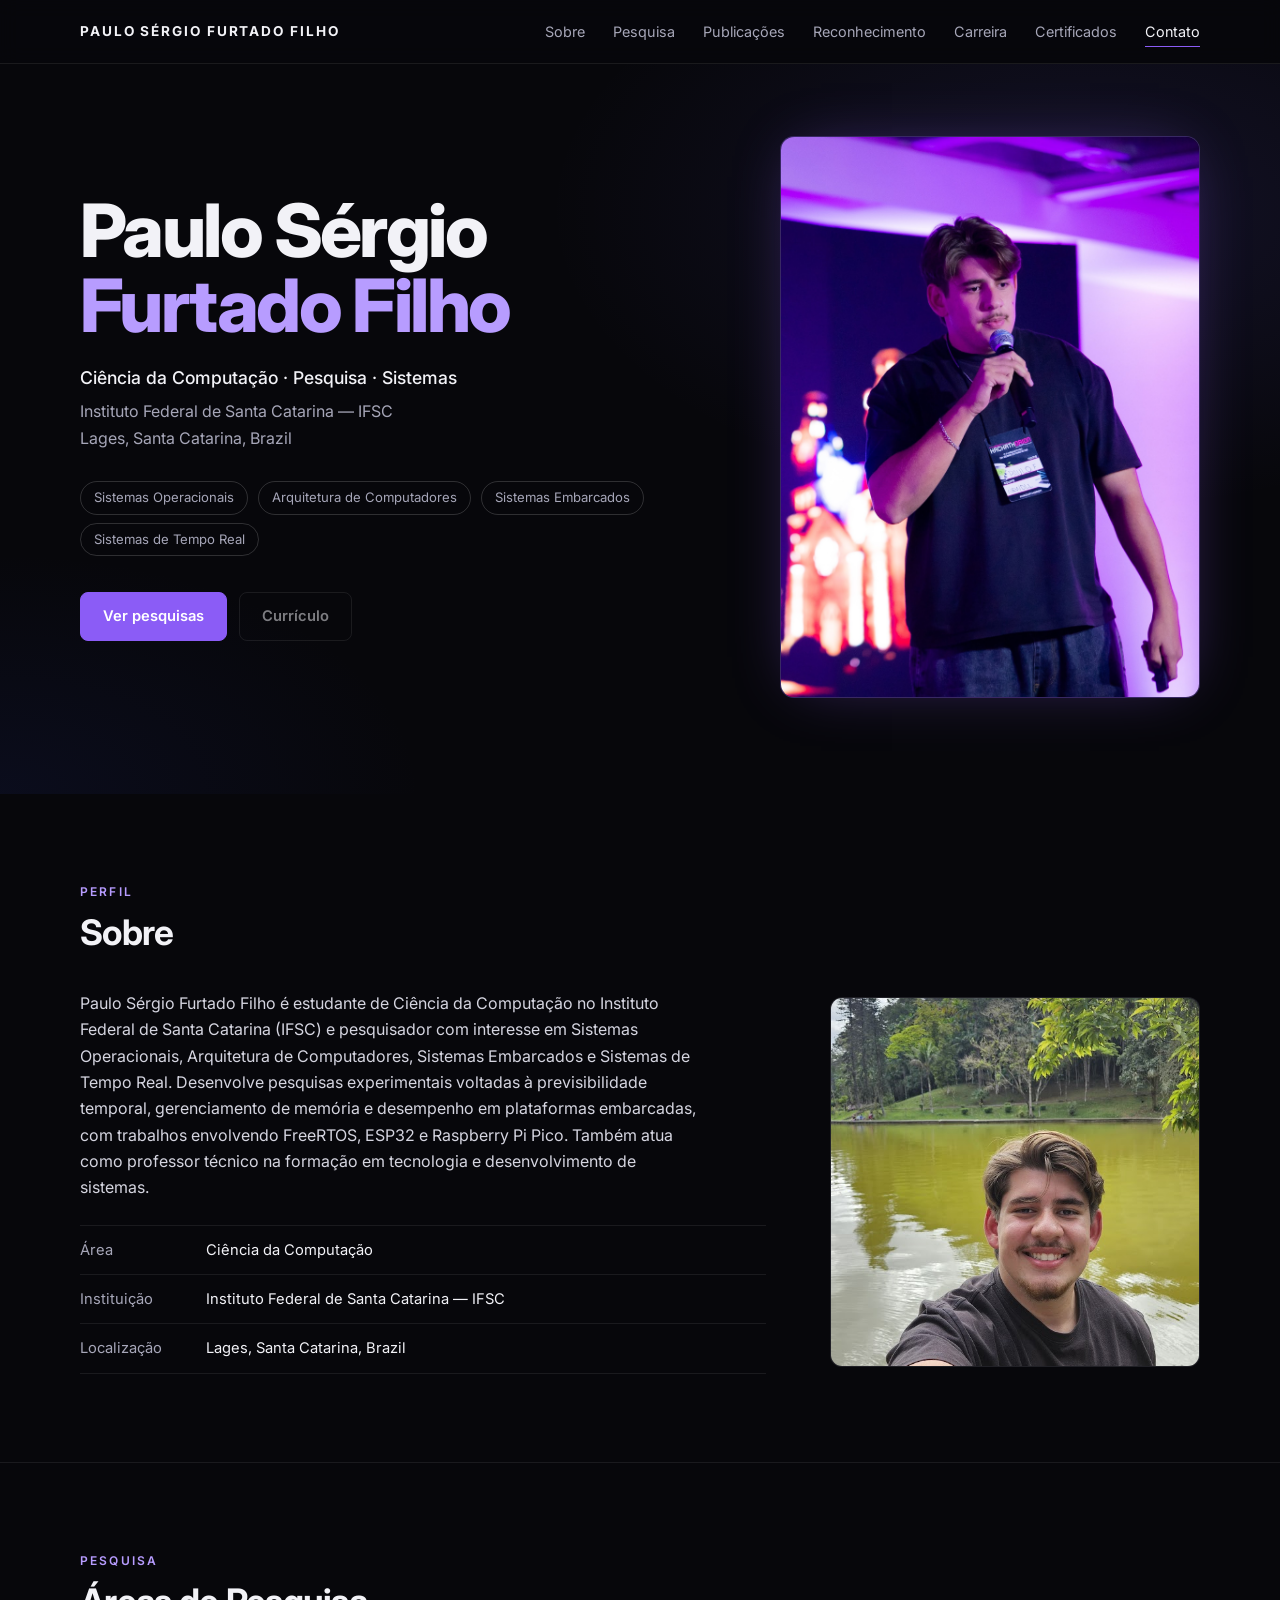
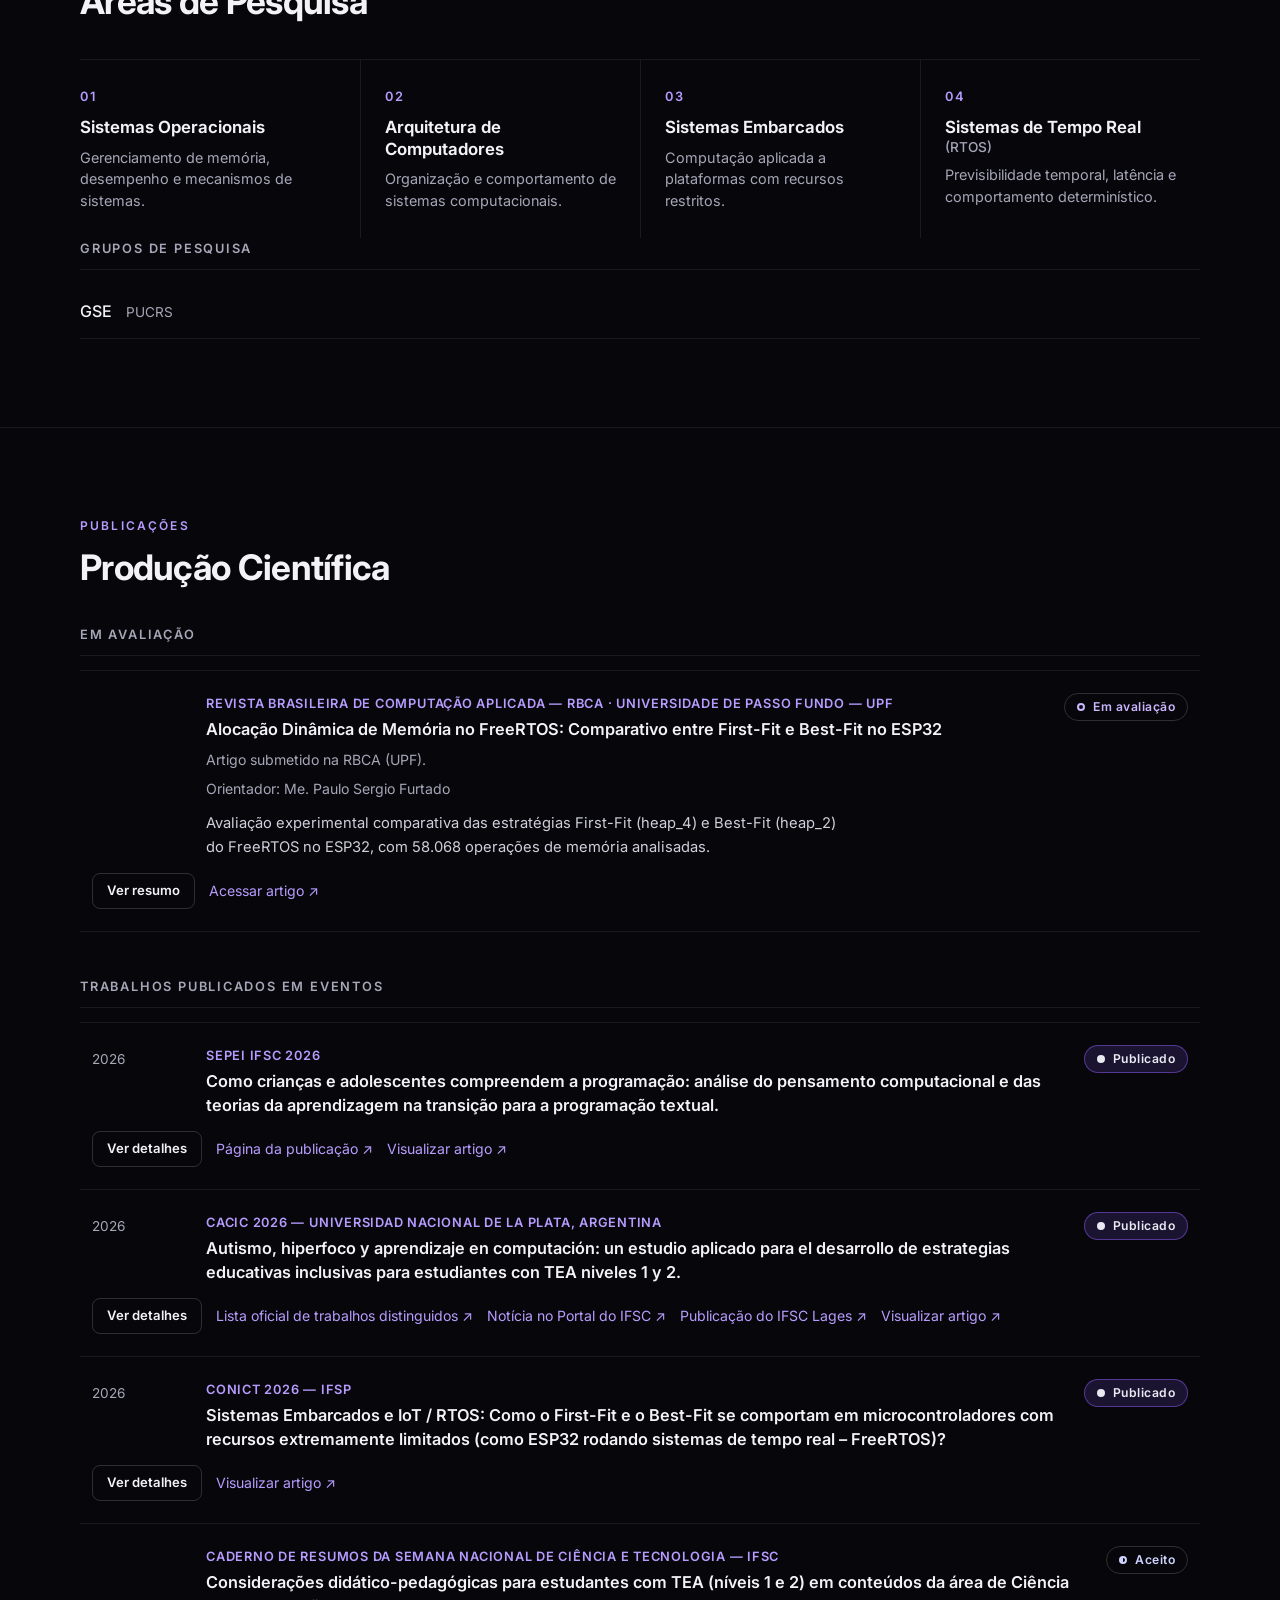
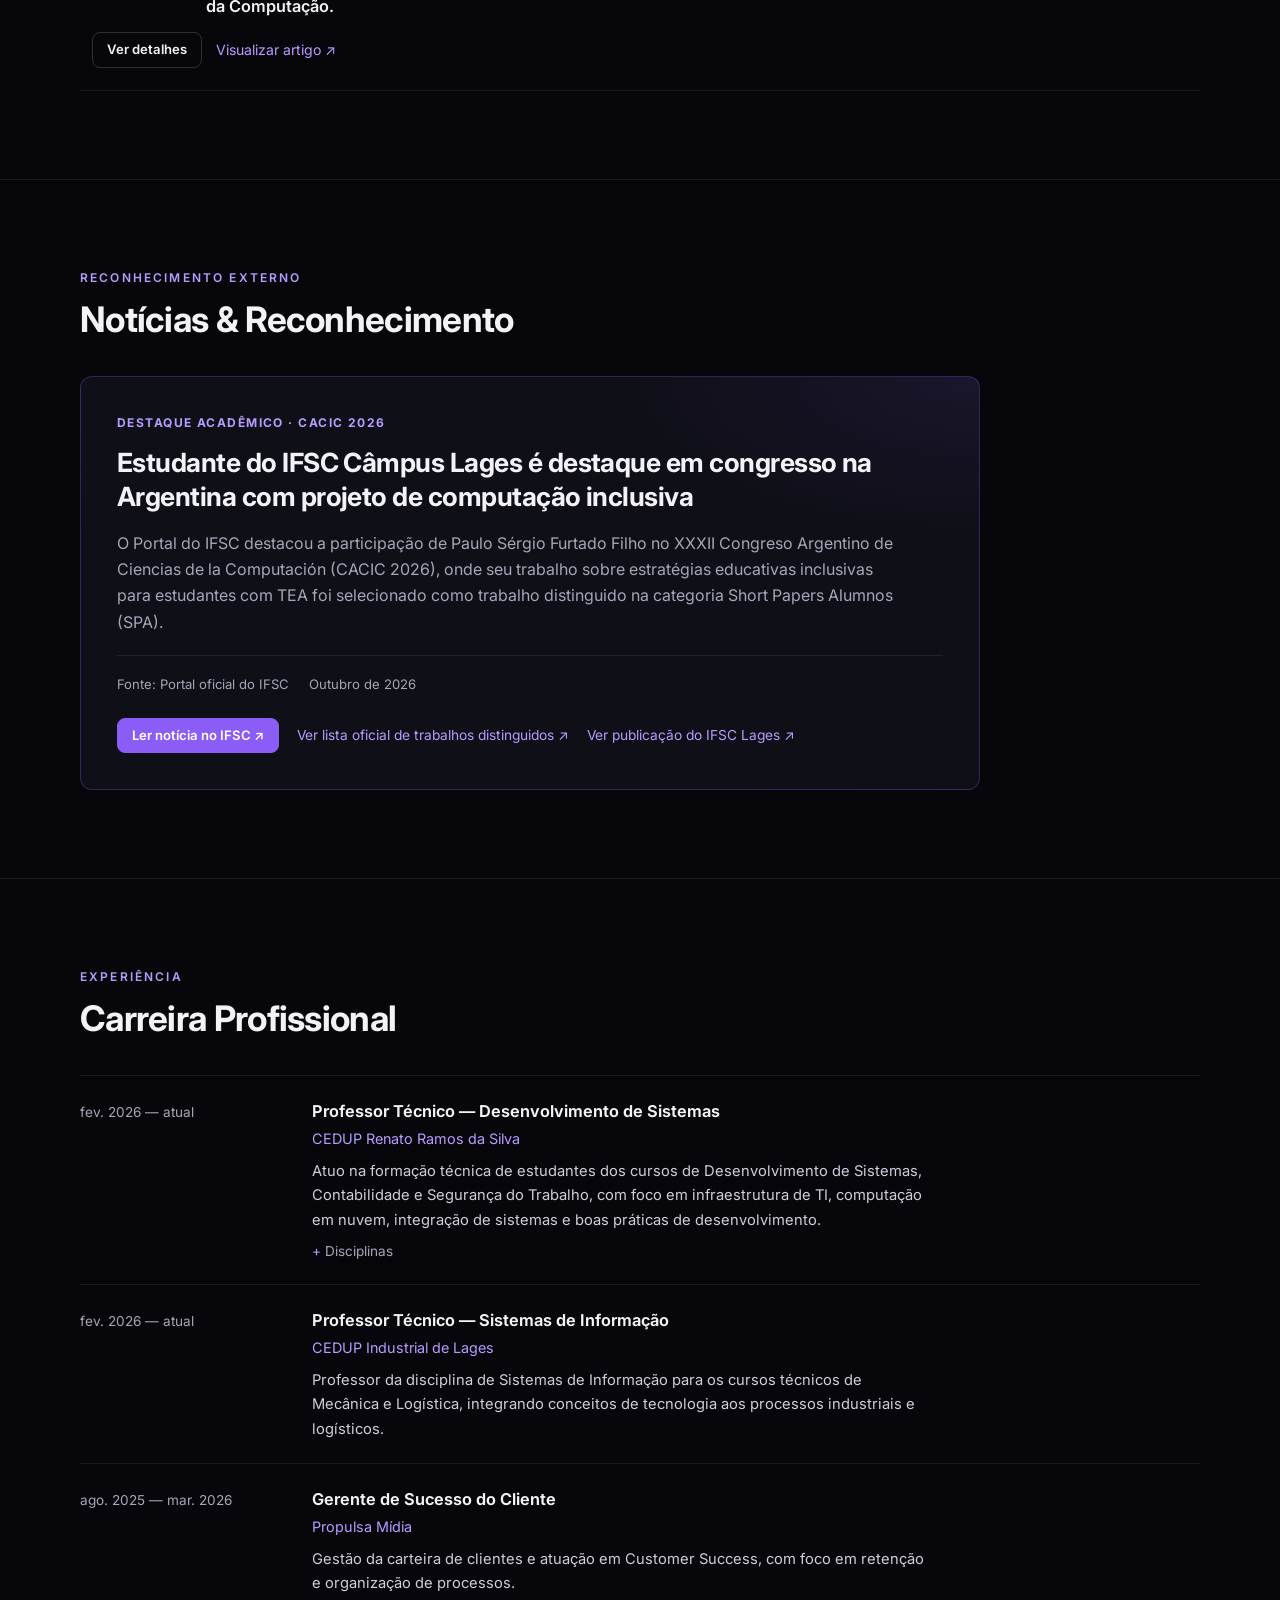
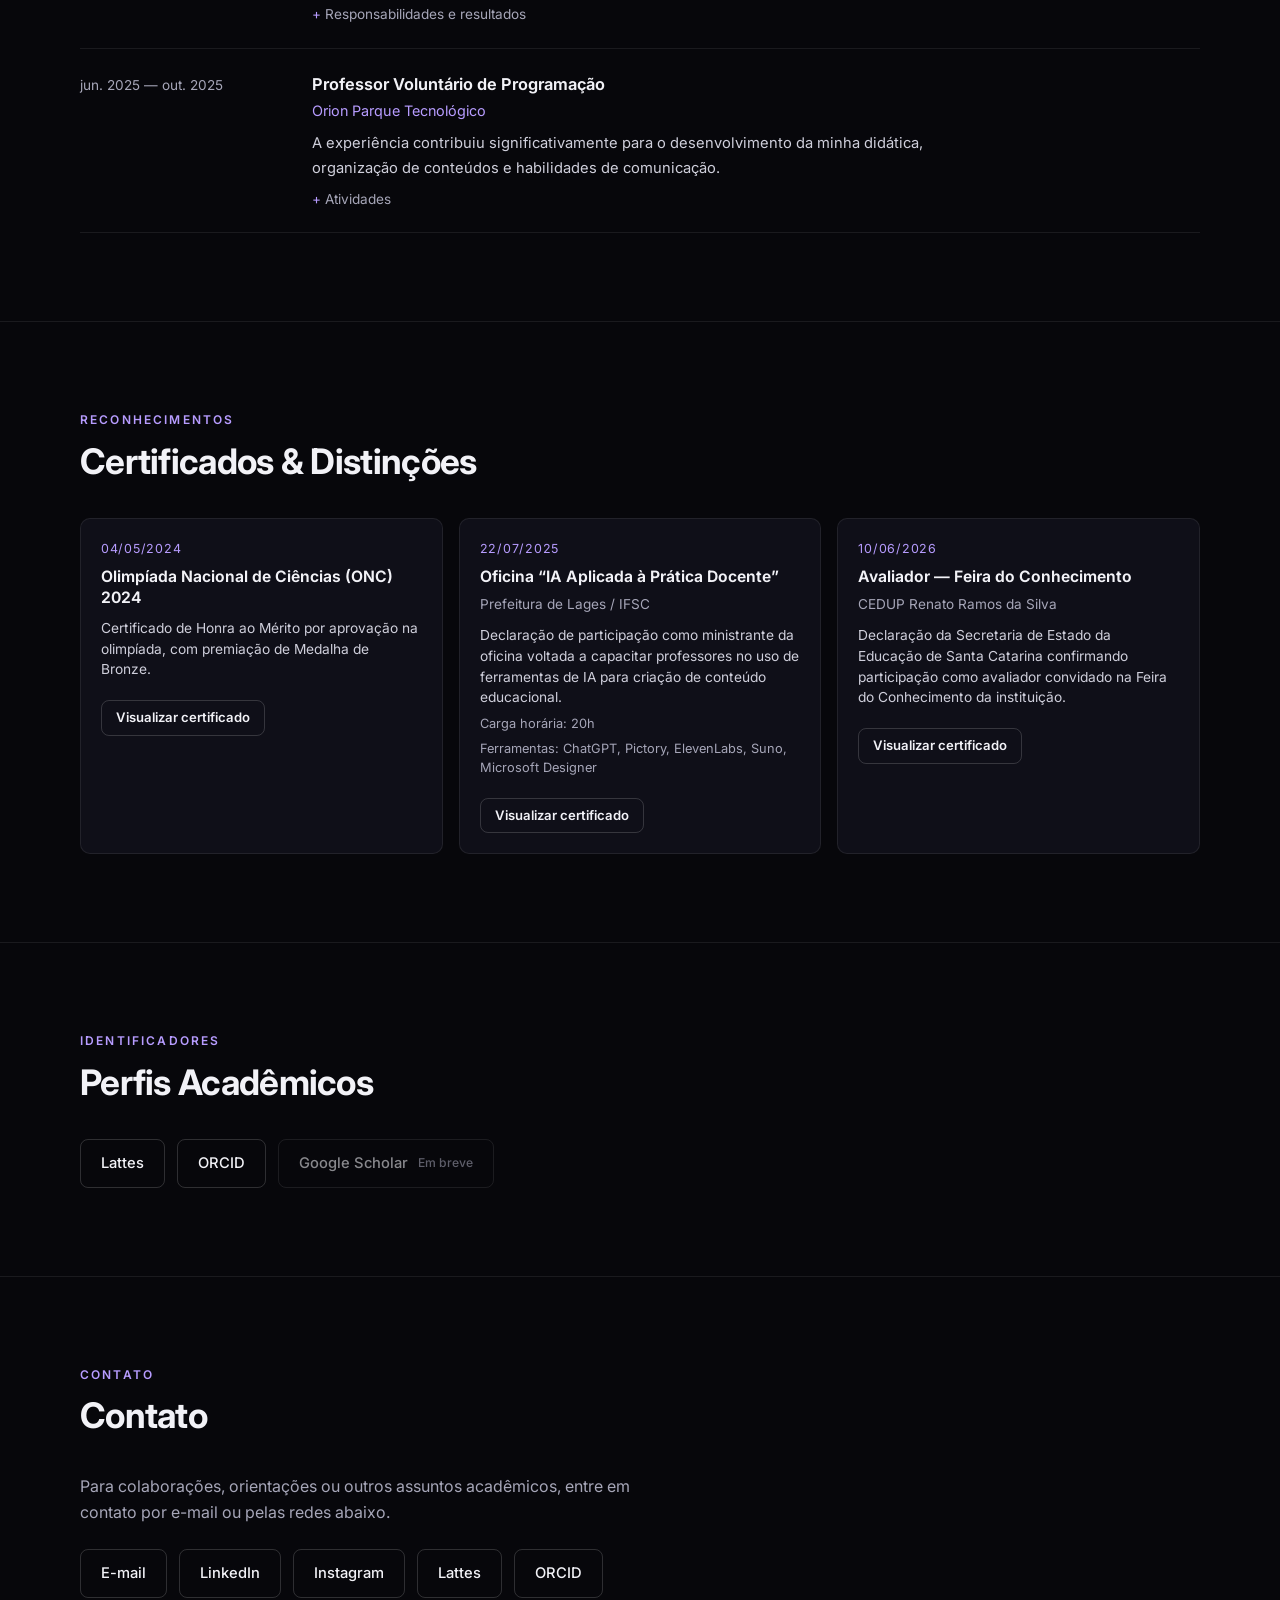
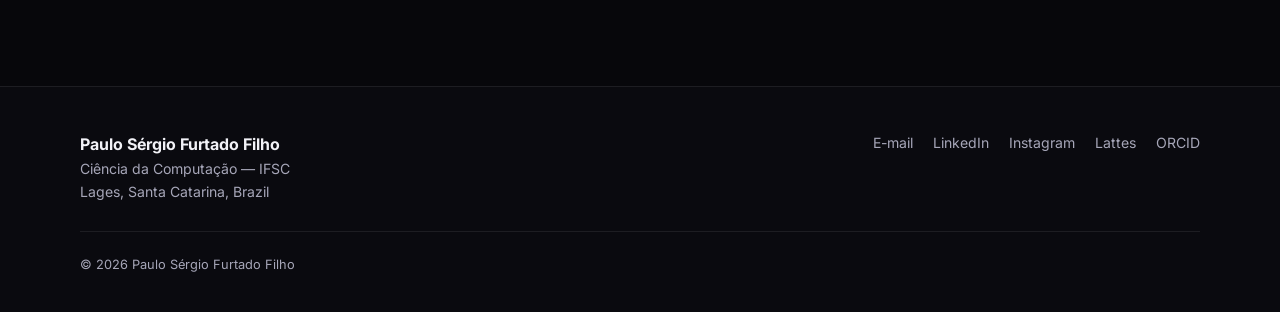
<file: index.html>
<!DOCTYPE html>
<html lang="pt-BR">
<head>
  <meta charset="utf-8">
  <meta name="viewport" content="width=device-width, initial-scale=1">

  <title>Paulo Sérgio Furtado Filho | Ciência da Computação e Pesquisa</title>
  <meta name="description" content="Paulo Sérgio Furtado Filho — estudante de Ciência da Computação no IFSC e pesquisador nas áreas de Sistemas Operacionais, Sistemas Embarcados, RTOS e Arquitetura de Computadores.">
  <meta name="author" content="Paulo Sérgio Furtado Filho">
  <meta name="robots" content="index, follow">
  <meta name="theme-color" content="#07070b">

  <!-- Open Graph
       Ao hospedar, troque og:url e og:image por URLs absolutas (ex.: https://seudominio.com/IMG/...) -->
  <meta property="og:type" content="profile">
  <meta property="og:locale" content="pt_BR">
  <meta property="og:title" content="Paulo Sérgio Furtado Filho | Ciência da Computação e Pesquisa">
  <meta property="og:description" content="Estudante de Ciência da Computação no IFSC e pesquisador em Sistemas Operacionais, Sistemas Embarcados, RTOS e Arquitetura de Computadores.">
  <meta property="og:image" content="IMG/Paulo_sergio_furtado_filho.jpg">
  <meta property="og:image:alt" content="Paulo Sérgio Furtado Filho durante apresentação acadêmica">
  <meta property="profile:first_name" content="Paulo Sérgio">
  <meta property="profile:last_name" content="Furtado Filho">
  <meta name="twitter:card" content="summary_large_image">

  <link rel="preconnect" href="https://fonts.googleapis.com">
  <link rel="preconnect" href="https://fonts.gstatic.com" crossorigin>
  <link href="https://fonts.googleapis.com/css2?family=Inter:wght@400;500;600;700;800&display=swap" rel="stylesheet">
  <link rel="stylesheet" href="style.css">

  <!-- Dados estruturados (Schema.org). Sem DOI/URLs de publicação, pois não foram fornecidos. -->
  <script type="application/ld+json">
  {
    "@context": "https://schema.org",
    "@graph": [
      {
        "@type": "Person",
        "@id": "#paulo",
        "name": "Paulo Sérgio Furtado Filho",
        "jobTitle": "Computer Science Student and Researcher",
        "affiliation": {
          "@type": "CollegeOrUniversity",
          "name": "Instituto Federal de Santa Catarina — IFSC"
        },
        "address": {
          "@type": "PostalAddress",
          "addressLocality": "Lages",
          "addressRegion": "Santa Catarina",
          "addressCountry": "Brazil"
        },
        "knowsAbout": ["Sistemas Operacionais", "Arquitetura de Computadores", "Sistemas Embarcados", "Sistemas de Tempo Real", "RTOS"],
        "image": "IMG/Paulo_sergio_furtado_filho.jpg",
        "sameAs": [
          "https://lattes.cnpq.br/9279585513340689",
          "https://orcid.org/0009-0002-8875-6269",
          "https://www.linkedin.com/in/paulo-s%C3%A9rgio-furtado-filho-921689290/",
          "https://www.instagram.com/paulofurttado/",
          "https://www.frcu.utn.edu.ar/index.php/congreso-cacic/expositores-distinguidos",
          "https://ifsc.edu.br/web/noticias/w/estudante-do-ifsc-campus-lages-e-destaque-em-congresso-na-argentina-com-projeto-de-computacao-inclusiva"
        ],
        "award": "Trabajo distinguido — Short Papers Alumnos (SPA), CACIC 2026"
      },
      {
        "@type": "ScholarlyArticle",
        "name": "Alocação Dinâmica de Memória no FreeRTOS: Comparativo entre First-Fit e Best-Fit no ESP32",
        "author": { "@id": "#paulo" },
        "creativeWorkStatus": "Submitted",
        "isPartOf": { "@type": "Periodical", "name": "Revista Brasileira de Computação Aplicada — RBCA" },
        "inLanguage": "pt-BR"
      },
      {
        "@type": "ScholarlyArticle",
        "name": "Experimental Evaluation of Temporal Predictability in Dynamic Memory Management for Embedded Real-Time Systems",
        "author": { "@id": "#paulo" },
        "creativeWorkStatus": "Submitted",
        "isPartOf": { "@type": "Periodical", "name": "RITA — UFRGS" },
        "inLanguage": "en"
      },
      {
        "@type": "CreativeWork",
        "name": "Como crianças e adolescentes compreendem a programação: análise do pensamento computacional e das teorias da aprendizagem na transição para a programação textual.",
        "author": { "@id": "#paulo" },
        "creativeWorkStatus": "Published",
        "isPartOf": { "@type": "Event", "name": "SEPEI IFSC 2026" },
        "inLanguage": "pt-BR"
      },
      {
        "@type": "CreativeWork",
        "name": "Autismo, hiperfoco y aprendizaje en computación: un estudio aplicado para el desarrollo de estrategias educativas inclusivas para estudiantes con TEA niveles 1 y 2.",
        "author": { "@id": "#paulo" },
        "creativeWorkStatus": "Published",
        "award": "Trabajo distinguido — Short Papers Alumnos (SPA), CACIC 2026",
        "isPartOf": { "@type": "Event", "name": "CACIC 2026" },
        "inLanguage": "es",
        "sameAs": "https://www.frcu.utn.edu.ar/index.php/congreso-cacic/expositores-distinguidos"
      },
      {
        "@type": "CreativeWork",
        "name": "Sistemas Embarcados e IoT / RTOS: Como o First-Fit e o Best-Fit se comportam em microcontroladores com recursos extremamente limitados (como ESP32 rodando sistemas de tempo real – FreeRTOS)?",
        "author": { "@id": "#paulo" },
        "creativeWorkStatus": "Published",
        "isPartOf": { "@type": "Event", "name": "CONICT 2026" },
        "inLanguage": "pt-BR"
      },
      {
        "@type": "CreativeWork",
        "name": "Considerações didático-pedagógicas para estudantes com TEA (níveis 1 e 2) em conteúdos da área de Ciência da Computação.",
        "author": { "@id": "#paulo" },
        "creativeWorkStatus": "Accepted",
        "isPartOf": {
          "@type": "Periodical",
          "name": "Caderno de Resumos da Semana Nacional de Ciência e Tecnologia — IFSC",
          "issn": "2965-8772"
        },
        "inLanguage": "pt-BR"
      }
    ]
  }
  </script>
</head>

<body>
  <a class="skip-link" href="#main">Ir para o conteúdo</a>

  <!-- ================= HEADER ================= -->
  <header class="site-header">
    <div class="container header-inner">
      <a class="brand" href="#inicio" aria-label="Paulo Sérgio Furtado Filho — início">
        <span class="full">PAULO SÉRGIO FURTADO FILHO</span>
        <span class="short">PAULO FURTADO</span>
      </a>
      <button class="menu-toggle" id="menu-toggle" type="button" aria-expanded="false" aria-controls="site-nav" aria-label="Abrir menu">
        <span></span>
      </button>
      <nav class="nav" id="site-nav" aria-label="Navegação principal">
        <ul class="nav-list">
          <li><a href="#sobre">Sobre</a></li>
          <li><a href="#pesquisa">Pesquisa</a></li>
          <li><a href="#publicacoes">Publicações</a></li>
          <li><a href="#reconhecimento">Reconhecimento</a></li>
          <li><a href="#carreira">Carreira</a></li>
          <li><a href="#certificados">Certificados</a></li>
          <li><a href="#contato">Contato</a></li>
        </ul>
      </nav>
    </div>
  </header>

  <main id="main">

    <!-- ================= HERO ================= -->
    <section class="hero" id="inicio" aria-labelledby="hero-title">
      <div class="container hero-grid">
        <div class="hero-text">
          <h1 class="hero-name" id="hero-title"><span>Paulo Sérgio</span><span>Furtado Filho</span></h1>
          <p class="hero-role">Ciência da Computação · Pesquisa · Sistemas</p>
          <p class="hero-inst">Instituto Federal de Santa Catarina — IFSC<br>Lages, Santa Catarina, Brazil</p>
          <ul class="hero-areas" aria-label="Áreas principais">
            <li>Sistemas Operacionais</li>
            <li>Arquitetura de Computadores</li>
            <li>Sistemas Embarcados</li>
            <li>Sistemas de Tempo Real</li>
          </ul>
          <div class="hero-actions">
            <a class="btn btn-primary" href="#pesquisa">Ver pesquisas</a>
            <!-- Preencha CURRICULO_PDF em js/script.js quando o PDF estiver disponível -->
            <a class="btn" id="btn-cv" href="#contato">Currículo</a>
          </div>
        </div>

        <div class="hero-photo">
          <div class="photo-frame">
            <img src="IMG/Paulo_sergio_furtado_filho.jpg"
                 alt="Paulo Sérgio Furtado Filho durante apresentação acadêmica"
                 width="741" height="991" fetchpriority="high">
          </div>
        </div>
      </div>
    </section>

    <!-- ================= SOBRE ================= -->
    <section class="section reveal" id="sobre" aria-labelledby="sobre-title">
      <div class="container">
        <div class="eyebrow">Perfil</div>
        <h2 class="section-title" id="sobre-title">Sobre</h2>
        <div class="about-grid">
          <div class="about-text">
            <p>Paulo Sérgio Furtado Filho é estudante de Ciência da Computação no Instituto Federal de Santa Catarina (IFSC) e pesquisador com interesse em Sistemas Operacionais, Arquitetura de Computadores, Sistemas Embarcados e Sistemas de Tempo Real. Desenvolve pesquisas experimentais voltadas à previsibilidade temporal, gerenciamento de memória e desempenho em plataformas embarcadas, com trabalhos envolvendo FreeRTOS, ESP32 e Raspberry Pi Pico. Também atua como professor técnico na formação em tecnologia e desenvolvimento de sistemas.</p>
            <ul class="facts">
              <li><span class="k">Área</span><span>Ciência da Computação</span></li>
              <li><span class="k">Instituição</span><span>Instituto Federal de Santa Catarina — IFSC</span></li>
              <li><span class="k">Localização</span><span>Lages, Santa Catarina, Brazil</span></li>
            </ul>
          </div>
         <div class="about-photo">
            <img src="IMG/Paulo_sergio_furtado_filho2.jpg"
                 alt="Paulo Sérgio Furtado Filho em ambiente externo"
                 width="558" height="992" loading="lazy">
          </div>
      </div>
    </section>

    <!-- ================= PESQUISA ================= -->
    <section class="section reveal" id="pesquisa" aria-labelledby="pesquisa-title">
      <div class="container">
        <div class="eyebrow">Pesquisa</div>
        <h2 class="section-title" id="pesquisa-title">Áreas de Pesquisa</h2>
        <div class="areas">
          <article class="area">
            <div class="num">01</div>
            <h3>Sistemas Operacionais</h3>
            <p>Gerenciamento de memória, desempenho e mecanismos de sistemas.</p>
          </article>
          <article class="area">
            <div class="num">02</div>
            <h3>Arquitetura de Computadores</h3>
            <p>Organização e comportamento de sistemas computacionais.</p>
          </article>
          <article class="area">
            <div class="num">03</div>
            <h3>Sistemas Embarcados</h3>
            <p>Computação aplicada a plataformas com recursos restritos.</p>
          </article>
          <article class="area">
            <div class="num">04</div>
            <h3>Sistemas de Tempo Real <small>(RTOS)</small></h3>
            <p>Previsibilidade temporal, latência e comportamento determinístico.</p>
          </article>
        </div>

        <h3 class="subtitle">Grupos de Pesquisa</h3>
        <!-- Preenchido por js/script.js (researchGroups) -->
        <ul class="groups-list" id="groups-list"></ul>
      </div>
    </section>

    <!-- ================= PUBLICAÇÕES ================= -->
    <section class="section reveal" id="publicacoes" aria-labelledby="pub-title">
      <div class="container">
        <div class="eyebrow">Publicações</div>
        <h2 class="section-title" id="pub-title">Produção Científica</h2>

        <h3 class="subtitle">Em avaliação</h3>
        <!-- Preenchido por js/script.js (publications, group "avaliacao") -->
        <div class="pub-list" id="pubs-avaliacao"></div>

        <h3 class="subtitle">Trabalhos Publicados em Eventos</h3>
        <!-- Preenchido por js/script.js (publications, group "eventos") -->
        <div class="pub-list" id="pubs-eventos"></div>
      </div>
    </section>

    <!-- ================= NOTÍCIAS E RECONHECIMENTO ================= -->
    <section class="section reveal" id="reconhecimento" aria-labelledby="recognition-title">
      <div class="container">
        <div class="eyebrow">Reconhecimento externo</div>
        <h2 class="section-title" id="recognition-title">Notícias &amp; Reconhecimento</h2>
        <article class="news-feature">
          <div class="news-label">Destaque acadêmico · CACIC 2026</div>
          <h3>Estudante do IFSC Câmpus Lages é destaque em congresso na Argentina com projeto de computação inclusiva</h3>
          <p class="news-summary">O Portal do IFSC destacou a participação de Paulo Sérgio Furtado Filho no XXXII Congreso Argentino de Ciencias de la Computación (CACIC 2026), onde seu trabalho sobre estratégias educativas inclusivas para estudantes com TEA foi selecionado como trabalho distinguido na categoria Short Papers Alumnos (SPA).</p>
          <div class="news-meta">
            <span>Fonte: Portal oficial do IFSC</span>
            <span>Outubro de 2026</span>
          </div>
          <div class="news-actions">
            <a class="btn btn-primary btn-small" href="https://ifsc.edu.br/web/noticias/w/estudante-do-ifsc-campus-lages-e-destaque-em-congresso-na-argentina-com-projeto-de-computacao-inclusiva" target="_blank" rel="noopener noreferrer">Ler notícia no IFSC ↗</a>
            <a class="link-inline" href="https://www.frcu.utn.edu.ar/index.php/congreso-cacic/expositores-distinguidos" target="_blank" rel="noopener noreferrer">Ver lista oficial de trabalhos distinguidos ↗</a>
            <a class="link-inline" href="https://www.instagram.com/p/DeiDPPaxD4D/" target="_blank" rel="noopener noreferrer">Ver publicação do IFSC Lages ↗</a>
          </div>
        </article>
      </div>
    </section>

    <!-- ================= CARREIRA ================= -->
    <section class="section reveal" id="carreira" aria-labelledby="carreira-title">
      <div class="container">
        <div class="eyebrow">Experiência</div>
        <h2 class="section-title" id="carreira-title">Carreira Profissional</h2>

        <div class="career-list">

          <article class="job">
            <div class="job-period">fev. 2026 — atual</div>
            <div>
              <h3>Professor Técnico — Desenvolvimento de Sistemas</h3>
              <div class="org">CEDUP Renato Ramos da Silva</div>
              <p>Atuo na formação técnica de estudantes dos cursos de Desenvolvimento de Sistemas, Contabilidade e Segurança do Trabalho, com foco em infraestrutura de TI, computação em nuvem, integração de sistemas e boas práticas de desenvolvimento.</p>
              <details>
                <summary>Disciplinas</summary>
                <ul>
                  <li>Cloud Computing</li>
                  <li>Web Services</li>
                  <li>Infraestrutura de Computadores</li>
                  <li>Sistemas de Informação</li>
                </ul>
              </details>
            </div>
          </article>

          <article class="job">
            <div class="job-period">fev. 2026 — atual</div>
            <div>
              <h3>Professor Técnico — Sistemas de Informação</h3>
              <div class="org">CEDUP Industrial de Lages</div>
              <p>Professor da disciplina de Sistemas de Informação para os cursos técnicos de Mecânica e Logística, integrando conceitos de tecnologia aos processos industriais e logísticos.</p>
            </div>
          </article>

          <article class="job">
            <div class="job-period">ago. 2025 — mar. 2026</div>
            <div>
              <h3>Gerente de Sucesso do Cliente</h3>
              <div class="org">Propulsa Mídia</div>
              <p>Gestão da carteira de clientes e atuação em Customer Success, com foco em retenção e organização de processos.</p>
              <details>
                <summary>Responsabilidades e resultados</summary>
                <h4>Responsabilidades</h4>
                <ul>
                  <li>Gestão da carteira de clientes</li>
                  <li>Customer Success</li>
                  <li>Reuniões estratégicas</li>
                  <li>Acompanhamento de indicadores</li>
                  <li>Organização de processos internos</li>
                  <li>Padronização da comunicação</li>
                  <li>Retenção de clientes</li>
                </ul>
                <h4>Resultados</h4>
                <ul>
                  <li>Churn mantido em aproximadamente 5%, abaixo da meta interna de 8%.</li>
                  <li>LTV médio superior a 9 meses.</li>
                  <li>Clientes estratégicos permanecendo ativos por mais de 11 meses.</li>
                  <li>Melhoria da eficiência operacional e da comunicação com clientes.</li>
                </ul>
              </details>
            </div>
          </article>

          <article class="job">
            <div class="job-period">jun. 2025 — out. 2025</div>
            <div>
              <h3>Professor Voluntário de Programação</h3>
              <div class="org">Orion Parque Tecnológico</div>
              <p>A experiência contribuiu significativamente para o desenvolvimento da minha didática, organização de conteúdos e habilidades de comunicação.</p>
              <details>
                <summary>Atividades</summary>
                <ul>
                  <li>Planejamento das aulas</li>
                  <li>Ensino de lógica de programação</li>
                  <li>Desenvolvimento de material didático</li>
                  <li>Acompanhamento de aproximadamente 40 estudantes</li>
                  <li>Condução de atividades práticas</li>
                </ul>
              </details>
            </div>
          </article>

        </div>
      </div>
    </section>

    <!-- ================= CERTIFICADOS ================= -->
    <section class="section reveal" id="certificados" aria-labelledby="cert-title">
      <div class="container">
        <div class="eyebrow">Reconhecimentos</div>
        <h2 class="section-title" id="cert-title">Certificados &amp; Distinções</h2>
        <!-- Preenchido por js/script.js (certificates) -->
        <div class="cert-grid" id="cert-grid"></div>
      </div>
    </section>

    <!-- ================= PERFIS ACADÊMICOS ================= -->
    <section class="section reveal" id="perfis" aria-labelledby="perfis-title">
      <div class="container">
        <div class="eyebrow">Identificadores</div>
        <h2 class="section-title" id="perfis-title">Perfis Acadêmicos</h2>
        <!-- Preenchido por js/script.js (academicProfiles) -->
        <div class="link-grid" id="profiles-list"></div>
      </div>
    </section>

    <!-- ================= CONTATO ================= -->
    <section class="section reveal" id="contato" aria-labelledby="contato-title">
      <div class="container">
        <div class="eyebrow">Contato</div>
        <h2 class="section-title" id="contato-title">Contato</h2>
        <p class="contact-lead">Para colaborações, orientações ou outros assuntos acadêmicos, entre em contato por e-mail ou pelas redes abaixo.</p>
        <!-- Preenchido por js/script.js (contacts) -->
        <div class="link-grid" id="contact-list"></div>
      </div>
    </section>

  </main>

  <!-- ================= FOOTER ================= -->
  <footer class="site-footer">
    <div class="container footer-grid">
      <div>
        <div class="footer-name">Paulo Sérgio Furtado Filho</div>
        <div class="footer-sub">Ciência da Computação — IFSC</div>
        <div class="footer-sub">Lages, Santa Catarina, Brazil</div>
      </div>
      <nav class="footer-links" id="footer-links" aria-label="Links do rodapé"></nav>
      <p class="copyright">© <span id="year">2026</span> Paulo Sérgio Furtado Filho</p>
    </div>
  </footer>

  <!-- ================= MODAL DE CERTIFICADO ================= -->
  <div class="modal" id="cert-modal" role="dialog" aria-modal="true" aria-labelledby="modal-title" hidden>
    <div class="modal-dialog">
      <div class="modal-bar">
        <h2 id="modal-title">Certificado</h2>
        <div class="modal-tools">
          <button type="button" class="icon-btn" id="zoom-out" aria-label="Diminuir zoom">−</button>
          <button type="button" class="icon-btn" id="zoom-reset" aria-label="Zoom padrão">100%</button>
          <button type="button" class="icon-btn" id="zoom-in" aria-label="Ampliar">+</button>
          <button type="button" class="icon-btn" id="modal-close" aria-label="Fechar">Fechar</button>
        </div>
      </div>
      <div class="modal-body" id="modal-body"></div>
    </div>
  </div>

  <noscript>
    <p style="padding:20px;text-align:center;color:#a6a6b8">Ative o JavaScript para ver publicações, certificados e links de contato.</p>
  </noscript>

  <script src="script.js" defer></script>
</body>
</html>
</file>
<file: style.css>
/* ==========================================================
   Paulo Sérgio Furtado Filho — site acadêmico
   Tema escuro, detalhes em roxo. Sem frameworks.
   ========================================================== */

:root {
  --bg: #07070b;
  --bg-2: #0a0a0f;
  --bg-3: #0d0d14;
  --surface: #0f0f18;
  --line: rgba(255, 255, 255, 0.08);
  --line-strong: rgba(255, 255, 255, 0.16);
  --text: #f2f2f7;
  --muted: #a6a6b8;
  --accent: #8b5cf6;
  --accent-soft: #b79cff;
  --blue: #1e2a78;
  --radius: 10px;
  --maxw: 1120px;
  --header-h: 64px;
  --font: "Inter", "Segoe UI", system-ui, -apple-system, Roboto, Arial, sans-serif;
}

*, *::before, *::after { box-sizing: border-box; }

html { scroll-behavior: smooth; -webkit-text-size-adjust: 100%; }

body {
  margin: 0;
  background: var(--bg);
  color: var(--text);
  font-family: var(--font);
  font-size: 1rem;
  line-height: 1.65;
  overflow-x: hidden;
  -webkit-font-smoothing: antialiased;
}

img { max-width: 100%; display: block; }
a { color: inherit; text-decoration: none; }
ul { margin: 0; padding: 0; list-style: none; }
h1, h2, h3, h4, p { margin: 0; }

:focus-visible {
  outline: 2px solid var(--accent-soft);
  outline-offset: 3px;
  border-radius: 4px;
}

.skip-link {
  position: absolute; left: 12px; top: -48px;
  background: var(--accent); color: #fff;
  padding: 8px 14px; border-radius: 6px; z-index: 200;
  transition: top .2s;
}
.skip-link:focus { top: 10px; }

.container { width: min(var(--maxw), 100% - 48px); margin-inline: auto; }

section[id] { scroll-margin-top: calc(var(--header-h) + 12px); }

.section { padding: 88px 0; }
.section + .section { border-top: 1px solid var(--line); }

.eyebrow {
  font-size: .75rem; letter-spacing: .18em; text-transform: uppercase;
  color: var(--accent-soft); font-weight: 600; margin-bottom: 10px;
}
.section-title {
  font-size: clamp(1.7rem, 3.2vw, 2.2rem);
  font-weight: 700; letter-spacing: -0.02em; line-height: 1.2;
  margin-bottom: 36px;
}
.subtitle {
  font-size: .8rem; letter-spacing: .14em; text-transform: uppercase;
  color: var(--muted); font-weight: 600;
  margin: 44px 0 14px; padding-bottom: 10px; border-bottom: 1px solid var(--line);
}
.subtitle:first-of-type { margin-top: 0; }

/* ---------- Header ---------- */
.site-header {
  position: sticky; top: 0; z-index: 100; height: var(--header-h);
  background: rgba(7, 7, 11, 0.82);
  backdrop-filter: blur(10px); -webkit-backdrop-filter: blur(10px);
  border-bottom: 1px solid var(--line);
}
.header-inner { height: 100%; display: flex; align-items: center; justify-content: space-between; gap: 24px; }
.brand { font-weight: 700; font-size: .85rem; letter-spacing: .14em; white-space: nowrap; }
.brand .short { display: none; }
.nav-list { display: flex; gap: 28px; }
.nav-list a {
  font-size: .9rem; color: var(--muted); padding: 6px 0;
  border-bottom: 1px solid transparent; transition: color .2s, border-color .2s;
}
.nav-list a:hover, .nav-list a.active { color: var(--text); border-color: var(--accent); }

.menu-toggle {
  display: none; background: none; border: 1px solid var(--line-strong);
  color: var(--text); width: 42px; height: 42px; border-radius: 8px; cursor: pointer;
  align-items: center; justify-content: center;
}
.menu-toggle span, .menu-toggle span::before, .menu-toggle span::after {
  display: block; width: 18px; height: 2px; background: currentColor; border-radius: 2px;
  transition: transform .2s, background .2s; content: ""; position: relative;
}
.menu-toggle span::before { position: absolute; top: -6px; }
.menu-toggle span::after { position: absolute; top: 6px; }
.menu-toggle[aria-expanded="true"] span { background: transparent; }
.menu-toggle[aria-expanded="true"] span::before { transform: translateY(6px) rotate(45deg); }
.menu-toggle[aria-expanded="true"] span::after { transform: translateY(-6px) rotate(-45deg); }

/* ---------- Hero ---------- */
.hero {
  padding: 72px 0 96px;
  background:
    radial-gradient(900px 500px at 85% 20%, rgba(109, 94, 240, 0.12), transparent 60%),
    radial-gradient(700px 400px at 0% 100%, rgba(30, 42, 120, 0.16), transparent 60%),
    var(--bg);
}
.hero-grid { display: grid; grid-template-columns: 1.1fr .9fr; gap: 64px; align-items: center; }
.hero-name {
  font-size: clamp(2.6rem, 6vw, 4.6rem); font-weight: 800;
  line-height: 1.02; letter-spacing: -0.035em; margin-bottom: 20px;
}
.hero-name span { display: block; }
.hero-name span + span { color: var(--accent-soft); }
.hero-role { font-size: 1.1rem; color: var(--text); margin-bottom: 6px; font-weight: 500; }
.hero-inst { color: var(--muted); margin-bottom: 30px; }
.hero-areas {
  display: flex; flex-wrap: wrap; gap: 8px 10px; margin-bottom: 36px;
}
.hero-areas li {
  font-size: .82rem; color: var(--muted);
  border: 1px solid var(--line-strong); border-radius: 999px; padding: 5px 13px;
}
.hero-actions { display: flex; flex-wrap: wrap; gap: 12px; }

.hero-photo { justify-self: end; width: 100%; max-width: 420px; }
.photo-frame {
  position: relative; border-radius: 14px; overflow: hidden;
  aspect-ratio: 741 / 991;
  border: 1px solid rgba(139, 92, 246, 0.35);
  box-shadow: 0 0 60px -20px rgba(139, 92, 246, 0.45);
  background: var(--bg-3);
}
.photo-frame img { width: 100%; height: 100%; object-fit: cover; object-position: center 22%; }

/* ---------- Buttons ---------- */
.btn {
  display: inline-flex; align-items: center; justify-content: center; gap: 8px;
  font: inherit; font-size: .92rem; font-weight: 600;
  padding: 11px 22px; border-radius: 8px; cursor: pointer;
  border: 1px solid var(--line-strong); background: transparent; color: var(--text);
  transition: background .2s, border-color .2s, transform .2s, color .2s;
}
.btn:hover { border-color: var(--accent-soft); transform: translateY(-1px); }
.btn-primary { background: var(--accent); border-color: var(--accent); color: #fff; }
.btn-primary:hover { background: #7c4def; border-color: #7c4def; }
.btn-small { padding: 6px 14px; font-size: .82rem; }
.btn[aria-disabled="true"] { opacity: .5; cursor: not-allowed; }
.btn[aria-disabled="true"]:hover { transform: none; border-color: var(--line-strong); }

.link-inline {
  color: var(--accent-soft); font-size: .88rem;
  border-bottom: 1px solid transparent; transition: border-color .2s;
}
.link-inline:hover { border-color: var(--accent-soft); }

/* ---------- Sobre ---------- */
.about-grid { display: grid; grid-template-columns: 1.3fr .7fr; gap: 64px; align-items: center; }
.about-text p { color: #d5d5e0; max-width: 62ch; margin-bottom: 24px; }
.facts { border-top: 1px solid var(--line); }
.facts li { display: flex; gap: 16px; padding: 12px 0; border-bottom: 1px solid var(--line); font-size: .92rem; }
.facts .k { width: 110px; flex: none; color: var(--muted); }
.about-photo { border-radius: 12px; overflow: hidden; aspect-ratio: 1 / 1; border: 1px solid var(--line); background: var(--bg-3); }
.about-photo img { 
  width: 100%; 
  height: 100%; 
  object-fit: cover; 
  object-position: center; /* Isso garante que corte a mesma quantidade em cima e embaixo */
}

/* ---------- Áreas ---------- */
.areas { display: grid; grid-template-columns: repeat(4, 1fr); border-top: 1px solid var(--line); }
.area { padding: 26px 24px 26px 0; }
.area + .area { padding-left: 24px; border-left: 1px solid var(--line); }
.area .num { font-size: .8rem; color: var(--accent-soft); letter-spacing: .12em; margin-bottom: 10px; font-weight: 600; }
.area h3 { font-size: 1.05rem; font-weight: 650; line-height: 1.3; margin-bottom: 8px; }
.area h3 small { display: block; font-weight: 500; color: var(--muted); font-size: .85rem; }
.area p { color: var(--muted); font-size: .9rem; line-height: 1.5; }

.groups-list li {
  padding: 14px 0; border-bottom: 1px solid var(--line); font-weight: 500;
  display: flex; gap: 14px; align-items: baseline;
}
.groups-list .tag { color: var(--muted); font-size: .85rem; font-weight: 400; }

/* ---------- Publicações ---------- */
.pub-list { border-top: 1px solid var(--line); }
.pub {
  padding: 22px 12px; border-bottom: 1px solid var(--line);
  transition: background .2s;
}
.pub:hover { background: rgba(139, 92, 246, 0.05); }
.pub-head { display: grid; grid-template-columns: 90px 1fr auto; gap: 8px 24px; align-items: start; }
.pub-year { color: var(--muted); font-size: .85rem; padding-top: 3px; }
.pub-venue { color: var(--accent-soft); font-size: .8rem; letter-spacing: .06em; text-transform: uppercase; font-weight: 600; margin-bottom: 4px; }
.pub-title { font-size: 1.02rem; font-weight: 600; line-height: 1.45; }
.pub-meta { color: var(--muted); font-size: .88rem; margin-top: 6px; }
.pub-short { color: #cfcfdb; font-size: .92rem; margin-top: 10px; max-width: 70ch; }
.pub-actions { margin-top: 14px; display: flex; flex-wrap: wrap; gap: 14px; align-items: center; }
.pub-body { margin-top: 14px; padding-left: 14px; border-left: 2px solid var(--accent); color: #cfcfdb; font-size: .92rem; max-width: 74ch; }
.pub-body[hidden] { display: none; }
.pub-body dl { margin: 0; display: grid; grid-template-columns: 120px 1fr; gap: 6px 14px; }
.pub-body dt { color: var(--muted); }
.pub-body dd { margin: 0; }
.pub-body p + p { margin-top: 10px; }

.status {
  display: inline-flex; align-items: center; gap: 8px; white-space: nowrap;
  font-size: .76rem; font-weight: 600; letter-spacing: .04em;
  border: 1px solid var(--line-strong); border-radius: 999px; padding: 3px 12px;
}
.status::before { content: ""; width: 8px; height: 8px; border-radius: 50%; border: 2px solid currentColor; flex: none; }
.status.evaluation { color: #c9b6ff; }
.status.published { color: #e9e9f2; background: rgba(139, 92, 246, 0.16); border-color: rgba(139, 92, 246, 0.5); }
.status.published::before { background: currentColor; }
.status.accepted { color: #cfd4ff; }
.status.accepted::before { background: linear-gradient(90deg, currentColor 50%, transparent 50%); }

/* ---------- Carreira ---------- */
.career-list { border-top: 1px solid var(--line); }
.job { display: grid; grid-template-columns: 200px 1fr; gap: 12px 32px; padding: 22px 0; border-bottom: 1px solid var(--line); }
.job-period { color: var(--muted); font-size: .85rem; padding-top: 3px; }
.job h3 { font-size: 1.02rem; font-weight: 650; }
.job .org { color: var(--accent-soft); font-size: .9rem; margin: 2px 0 8px; }
.job p { color: #cfcfdb; font-size: .92rem; max-width: 68ch; }
.job details { margin-top: 8px; }
.job summary {
  cursor: pointer; font-size: .85rem; color: var(--muted); width: fit-content;
  list-style: none; transition: color .2s;
}
.job summary::-webkit-details-marker { display: none; }
.job summary::before { content: "+ "; color: var(--accent-soft); }
.job details[open] summary::before { content: "− "; }
.job summary:hover { color: var(--text); }
.job details ul { margin-top: 10px; display: grid; gap: 4px; color: #cfcfdb; font-size: .88rem; }
.job details li { padding-left: 14px; position: relative; }
.job details li::before { content: ""; position: absolute; left: 0; top: .7em; width: 5px; height: 1px; background: var(--accent-soft); }
.job details h4 { font-size: .78rem; letter-spacing: .1em; text-transform: uppercase; color: var(--muted); margin: 14px 0 6px; }

/* ---------- Certificados ---------- */
.cert-grid { display: grid; grid-template-columns: repeat(3, 1fr); gap: 16px; }
.cert {
  display: flex; flex-direction: column; gap: 6px; padding: 20px;
  background: var(--surface); border: 1px solid var(--line); border-radius: var(--radius);
  transition: border-color .2s, transform .2s;
}
.cert:hover { border-color: rgba(139, 92, 246, .45); transform: translateY(-2px); }
.cert .date { font-size: .78rem; color: var(--accent-soft); letter-spacing: .06em; }
.cert h3 { font-size: .98rem; font-weight: 650; line-height: 1.35; }
.cert .inst { color: var(--muted); font-size: .85rem; }
.cert .desc { color: #cfcfdb; font-size: .86rem; line-height: 1.5; margin-top: 4px; }
.cert .meta { color: var(--muted); font-size: .8rem; line-height: 1.5; }
.cert .btn { margin-top: auto; align-self: flex-start; }
.cert-body { display: flex; flex-direction: column; gap: 6px; flex: 1; }
.cert .btn { margin-top: 14px; }

/* ---------- Perfis & Contato ---------- */
.link-grid { display: flex; flex-wrap: wrap; gap: 12px; }
.pill-link {
  display: inline-flex; align-items: center; gap: 10px;
  border: 1px solid var(--line-strong); border-radius: 8px;
  padding: 11px 20px; font-size: .92rem; font-weight: 500;
  transition: border-color .2s, background .2s, transform .2s;
}
.pill-link:hover { border-color: var(--accent-soft); background: rgba(139, 92, 246, .08); transform: translateY(-1px); }
.pill-link[aria-disabled="true"] { opacity: .55; cursor: default; }
.pill-link[aria-disabled="true"]:hover { border-color: var(--line-strong); background: none; transform: none; }
.pill-link small { color: var(--muted); font-size: .76rem; }
.contact-lead { color: var(--muted); margin-bottom: 24px; max-width: 56ch; }

/* ---------- Footer ---------- */
.site-footer { border-top: 1px solid var(--line); padding: 44px 0 36px; background: var(--bg-2); }
.footer-grid { display: flex; flex-wrap: wrap; justify-content: space-between; gap: 28px; }
.footer-name { font-weight: 700; }
.footer-sub { color: var(--muted); font-size: .88rem; }
.footer-links { display: flex; flex-wrap: wrap; gap: 8px 20px; font-size: .88rem; color: var(--muted); }
.footer-links a:hover { color: var(--text); }
.copyright { width: 100%; padding-top: 22px; border-top: 1px solid var(--line); color: var(--muted); font-size: .8rem; }

/* ---------- Modal ---------- */
.modal {
  position: fixed; inset: 0; z-index: 300; display: flex;
  align-items: center; justify-content: center; padding: 20px;
  background: rgba(3, 3, 7, 0.8);
  animation: fade .18s ease-out;
}
.modal[hidden] { display: none; }
.modal-dialog {
  width: min(960px, 100%); max-height: 92vh; display: flex; flex-direction: column;
  background: var(--bg-3); border: 1px solid var(--line-strong); border-radius: 12px;
  overflow: hidden; animation: pop .2s ease-out;
}
.modal-bar { display: flex; align-items: center; justify-content: space-between; gap: 12px; padding: 12px 16px; border-bottom: 1px solid var(--line); }
.modal-bar h2 { font-size: .95rem; font-weight: 600; }
.modal-tools { display: flex; gap: 8px; flex: none; }
.icon-btn {
  background: none; border: 1px solid var(--line-strong); color: var(--text);
  border-radius: 6px; min-width: 36px; height: 36px; padding: 0 10px; cursor: pointer;
  font: inherit; font-size: .9rem; transition: border-color .2s, background .2s;
}
.icon-btn:hover { border-color: var(--accent-soft); background: rgba(139, 92, 246, .1); }
.modal-body { overflow: auto; flex: 1; min-height: 240px; background: #05050a; }
.modal-body img { margin: 0 auto; width: 100%; max-width: none; height: auto; transition: width .15s; }
.modal-body iframe { width: 100%; height: 76vh; border: 0; display: block; background: #fff; }
.modal-empty { padding: 56px 24px; text-align: center; color: var(--muted); }

/* ---------- Notícias e reconhecimento externo ---------- */
.news-feature {
  max-width: 900px;
  padding: clamp(22px, 4vw, 36px);
  border: 1px solid rgba(139, 92, 246, 0.28);
  border-radius: 12px;
  background:
    radial-gradient(500px 220px at 100% 0%, rgba(139, 92, 246, 0.09), transparent 70%),
    var(--surface);
}
.news-label {
  color: var(--accent-soft);
  font-size: .75rem;
  font-weight: 700;
  letter-spacing: .12em;
  text-transform: uppercase;
  margin-bottom: 12px;
}
.news-feature h3 {
  font-size: clamp(1.2rem, 2.5vw, 1.65rem);
  line-height: 1.3;
  letter-spacing: -.02em;
  margin-bottom: 16px;
  max-width: 760px;
}
.news-summary { color: var(--muted); max-width: 780px; }
.news-meta {
  display: flex;
  flex-wrap: wrap;
  gap: 8px 20px;
  color: var(--muted);
  font-size: .82rem;
  padding-top: 18px;
  margin-top: 20px;
  border-top: 1px solid var(--line);
}
.news-actions {
  display: flex;
  flex-wrap: wrap;
  align-items: center;
  gap: 12px 18px;
  margin-top: 22px;
}
.news-actions .link-inline { font-size: .86rem; }
@media (max-width: 560px) {
  .news-actions { align-items: flex-start; flex-direction: column; }
}

@keyframes fade { from { opacity: 0; } to { opacity: 1; } }
@keyframes pop { from { opacity: 0; transform: translateY(10px) scale(.98); } to { opacity: 1; transform: none; } }

/* ---------- Entrada suave das seções ---------- */
.js .reveal { opacity: 0; transform: translateY(14px); transition: opacity .6s ease, transform .6s ease; }
.js .reveal.in { opacity: 1; transform: none; }

@media (prefers-reduced-motion: reduce) {
  html { scroll-behavior: auto; }
  *, *::before, *::after { animation: none !important; transition: none !important; }
  .js .reveal { opacity: 1; transform: none; }
}

/* ---------- Responsivo ---------- */
@media (max-width: 960px) {
  .areas { grid-template-columns: repeat(2, 1fr); }
  .area:nth-child(3) { padding-left: 0; border-left: 0; }
  .area:nth-child(n+3) { border-top: 1px solid var(--line); }
  .cert-grid { grid-template-columns: repeat(2, 1fr); }
}

@media (max-width: 820px) {
  .menu-toggle { display: inline-flex; }
  .nav {
    position: absolute; left: 0; right: 0; top: var(--header-h);
    background: var(--bg-2); border-bottom: 1px solid var(--line);
    padding: 8px 24px 18px; display: none;
  }
  .nav.open { display: block; }
  .nav-list { flex-direction: column; gap: 0; }
  .nav-list a { display: block; padding: 14px 0; border-bottom: 1px solid var(--line); }
  .brand .full { display: none; }
  .brand .short { display: inline; }

  .section { padding: 64px 0; }
  .hero { padding: 40px 0 64px; }
  .hero-grid, .about-grid { grid-template-columns: 1fr; gap: 40px; }
  .hero-photo { justify-self: center; max-width: 380px; }
  .about-photo { max-width: 380px; }
  .job { grid-template-columns: 1fr; gap: 4px; }
  .pub-head { grid-template-columns: 1fr; }
  .pub-year { padding-top: 0; }
}

@media (max-width: 560px) {
  .container { width: calc(100% - 36px); }
  .areas { grid-template-columns: 1fr; }
  .area, .area + .area { padding: 20px 0; border-left: 0; }
  .area + .area { border-top: 1px solid var(--line); }
  .cert-grid { grid-template-columns: 1fr; }
  .pub-body dl { grid-template-columns: 1fr; gap: 2px; }
  .pub-body dd { margin-bottom: 8px; }
  .facts li { flex-direction: column; gap: 2px; }
  .modal { padding: 8px; }
  .modal-body iframe { height: 70vh; }
}
</file>
